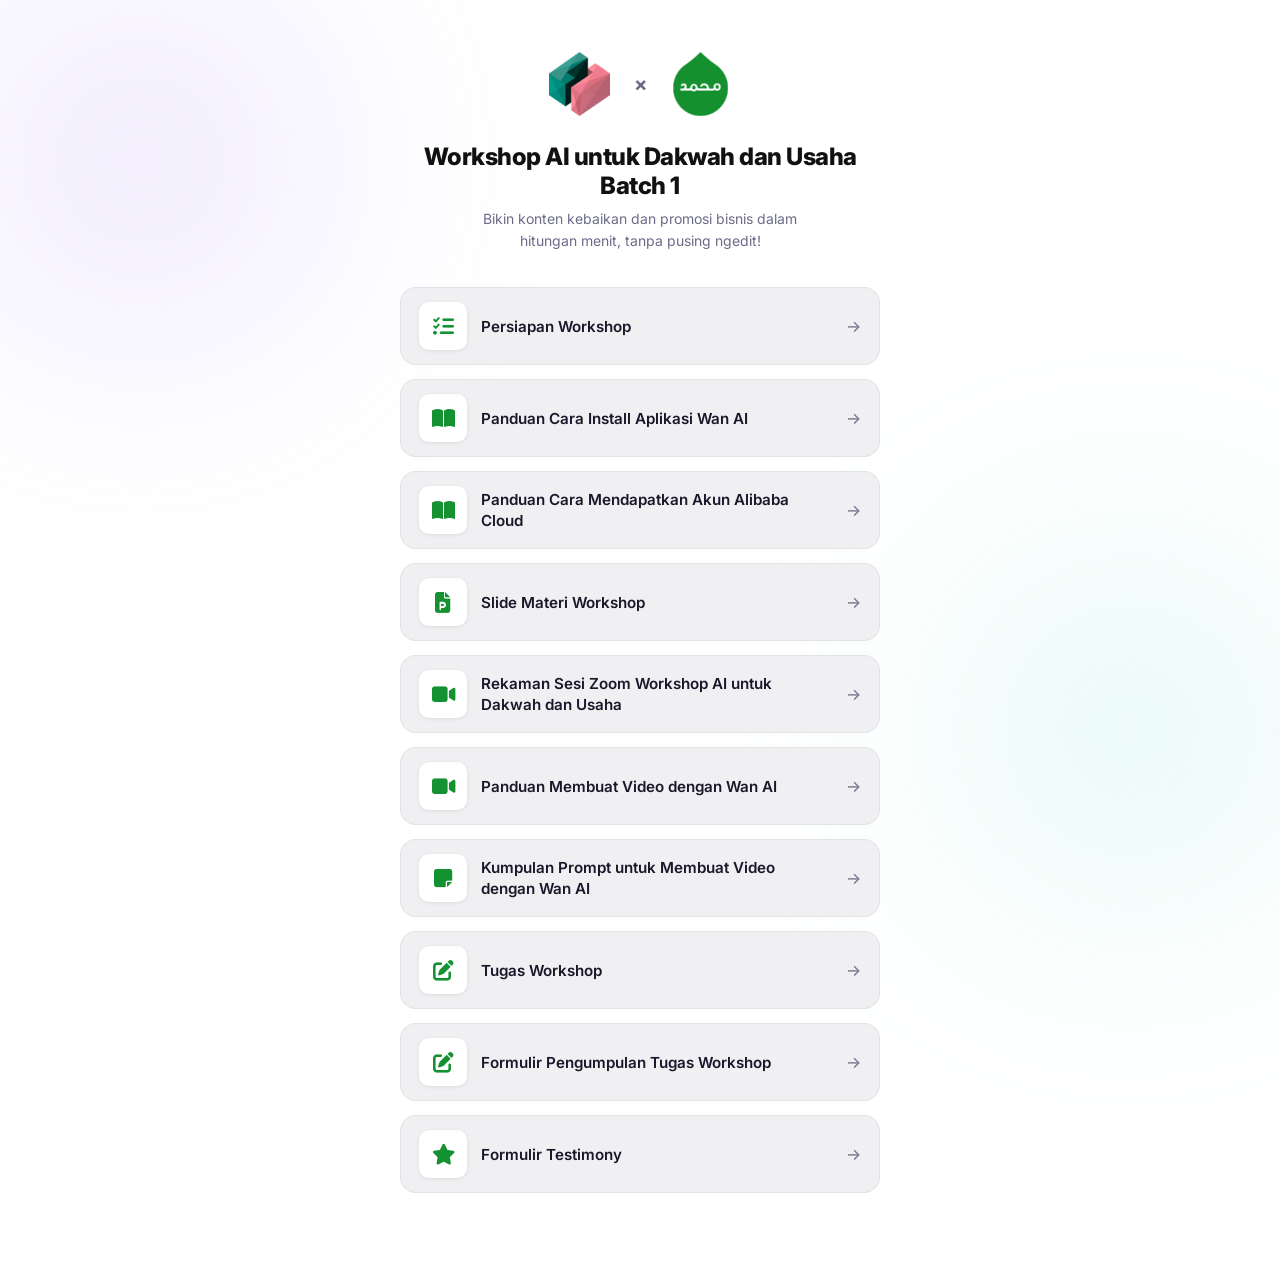
<file: batch1/index.html>
<!DOCTYPE html>
<html lang="id">

<head>
    <meta charset="UTF-8" />
    <meta name="viewport" content="width=device-width, initial-scale=1.0" />
    <title>Workshop AI untuk Dakwah dan Usaha</title>
    <meta name="description" content="Kumpulan link penting untuk Workshop AI untuk Dakwah dan Usaha" />
    <link rel="preconnect" href="https://fonts.googleapis.com" />
    <link rel="preconnect" href="https://fonts.gstatic.com" crossorigin />
    <link href="https://fonts.googleapis.com/css2?family=Inter:wght@400;500;600;700;800&display=swap"
        rel="stylesheet" />
    <link rel="stylesheet" href="https://cdnjs.cloudflare.com/ajax/libs/font-awesome/6.5.1/css/all.min.css" />

    <link rel="apple-touch-icon" sizes="180x180" href="../favicon/apple-touch-icon.png">
    <link rel="icon" type="image/png" sizes="32x32" href="../favicon/favicon-32x32.png">
    <link rel="icon" type="image/png" sizes="16x16" href="../favicon/favicon-16x16.png">
    <link rel="manifest" href="../favicon/site.webmanifest">

    <style>
        /* ─── Reset & Base ─────────────────────────────────────────── */
        *,
        *::before,
        *::after {
            box-sizing: border-box;
            margin: 0;
            padding: 0;
        }

        :root {
            --bg: #ffffff;
            --card-bg: #f0f0f3;
            --card-border: rgba(0, 0, 0, 0.06);
            --card-hover-bg: #e8e8ef;
            --accent-1: #149130;
            --accent-2: #149130;
            --text-primary: #18182a;
            --text-secondary: #6b6b88;
            --radius: 16px;
            --transition: 0.25s cubic-bezier(.4, 0, .2, 1);
        }

        body {
            font-family: 'Inter', sans-serif;
            background: var(--bg);
            color: var(--text-primary);
            min-height: 100vh;
            display: flex;
            align-items: flex-start;
            justify-content: center;
            padding: 48px 16px 80px;
            overflow-x: hidden;
        }

        /* Animated gradient blobs in the background */
        body::before,
        body::after {
            content: '';
            position: fixed;
            border-radius: 50%;
            filter: blur(120px);
            opacity: 0.45;
            pointer-events: none;
            z-index: 0;
        }

        body::before {
            width: 520px;
            height: 520px;
            background: radial-gradient(circle, #c8b5fc, transparent 70%);
            top: -100px;
            left: -120px;
        }

        body::after {
            width: 460px;
            height: 460px;
            background: radial-gradient(circle, #9ae8dd, transparent 70%);
            bottom: -60px;
            right: -80px;
        }


        /* ─── Container ─────────────────────────────────────────────── */
        .page {
            position: relative;
            z-index: 1;
            width: 100%;
            max-width: 480px;
            display: flex;
            flex-direction: column;
            align-items: center;
            gap: 0;
        }

        /* ─── Profile Section ───────────────────────────────────────── */
        .profile {
            display: flex;
            flex-direction: column;
            align-items: center;
            text-align: center;
            margin-bottom: 36px;
        }

        /* ─── Dual Logo Row ───────────────────────────────────────── */
        .logo-row {
            display: flex;
            align-items: center;
            justify-content: center;
            gap: 18px;
            margin-bottom: 22px;
        }

        .logo-img {
            width: 72px;
            height: 72px;
            border-radius: 18px;
            object-fit: contain;
            background: transparent;
            box-shadow: none;
            padding: 4px;
            transition: transform var(--transition);
        }

        .logo-img:hover {
            transform: translateY(-3px) scale(1.06);
        }

        .logo-times {
            font-size: 1.25rem;
            font-weight: 700;
            color: var(--text-secondary);
            line-height: 1;
            user-select: none;
        }

        .profile-name {
            font-size: 1.5rem;
            font-weight: 800;
            letter-spacing: -0.5px;
            color: #111111;
            -webkit-text-fill-color: #111111;
        }

        .profile-desc {
            margin-top: 8px;
            font-size: 0.875rem;
            color: var(--text-secondary);
            line-height: 1.55;
            max-width: 320px;
        }

        /* ─── Social Icons Row ──────────────────────────────────────── */
        .socials {
            display: flex;
            gap: 14px;
            margin-top: 18px;
        }

        .social-btn {
            width: 38px;
            height: 38px;
            border-radius: 50%;
            border: 1px solid var(--card-border);
            background: var(--card-bg);
            display: flex;
            align-items: center;
            justify-content: center;
            color: var(--text-secondary);
            text-decoration: none;
            transition: background var(--transition), color var(--transition), transform var(--transition);
            font-size: 1rem;
        }

        .social-btn:hover {
            background: var(--card-hover-bg);
            color: var(--accent-2);
            transform: translateY(-3px) scale(1.1);
        }

        /* ─── Links List ────────────────────────────────────────────── */
        .links {
            width: 100%;
            display: flex;
            flex-direction: column;
            gap: 14px;
        }

        .link-card {
            display: flex;
            align-items: center;
            gap: 14px;
            padding: 14px 18px;
            background: var(--card-bg);
            border: 1px solid var(--card-border);
            border-radius: var(--radius);
            text-decoration: none;
            color: var(--text-primary);
            transition: background var(--transition), border-color var(--transition),
                transform var(--transition), box-shadow var(--transition);
            cursor: pointer;
            position: relative;
            overflow: hidden;
        }

        /* shimmer line at the top on hover */
        .link-card::before {
            content: '';
            position: absolute;
            top: 0;
            left: -100%;
            width: 100%;
            height: 2px;
            background: linear-gradient(90deg, transparent, var(--accent-1), var(--accent-2), transparent);
            transition: left 0.4s ease;
        }

        .link-card:hover::before {
            left: 100%;
        }

        .link-card:hover {
            background: var(--card-hover-bg);
            border-color: rgba(123, 92, 246, 0.3);
            transform: translateY(-2px);
            box-shadow: 0 8px 28px rgba(123, 92, 246, 0.10);
        }


        .link-thumb {
            width: 52px;
            height: 52px;
            border-radius: 10px;
            object-fit: cover;
            flex-shrink: 0;
            background: linear-gradient(135deg, var(--accent-1), var(--accent-2));
        }

        .link-thumb-icon {
            width: 48px;
            height: 48px;
            border-radius: 10px;
            flex-shrink: 0;
            background: #ffffff;
            display: flex;
            align-items: center;
            justify-content: center;
            font-size: 1.3rem;
            color: var(--accent-1);
            box-shadow: 0 1px 4px rgba(0, 0, 0, 0.08);
        }

        .link-info {
            flex: 1;
        }

        .link-label {
            font-size: 0.7rem;
            font-weight: 600;
            letter-spacing: 1px;
            text-transform: uppercase;
            color: var(--accent-2);
            margin-bottom: 2px;
        }

        .link-title {
            font-size: 0.95rem;
            font-weight: 600;
            line-height: 1.4;
        }

        .link-arrow {
            color: var(--text-secondary);
            font-size: 1rem;
            flex-shrink: 0;
            transition: transform var(--transition), color var(--transition);
        }

        .link-card:hover .link-arrow {
            transform: translateX(4px);
            color: var(--accent-2);
        }

        /* ─── Divider ────────────────────────────────────────────────── */
        .divider {
            width: 100%;
            height: 1px;
            background: linear-gradient(90deg, transparent, var(--card-border), transparent);
            margin: 32px 0 20px;
        }

        /* ─── Footer ────────────────────────────────────────────────── */
        .footer {
            text-align: center;
        }

        .footer-cta {
            display: inline-flex;
            align-items: center;
            gap: 8px;
            padding: 12px 28px;
            background: linear-gradient(135deg, var(--accent-1), var(--accent-2));
            color: #fff;
            border-radius: 999px;
            font-size: 0.875rem;
            font-weight: 700;
            text-decoration: none;
            transition: opacity var(--transition), transform var(--transition), box-shadow var(--transition);
            box-shadow: 0 4px 16px rgba(123, 92, 246, 0.25);
        }

        .footer-cta:hover {
            opacity: 0.92;
            transform: translateY(-2px);
            box-shadow: 0 8px 30px rgba(123, 92, 246, 0.45);
        }

        .footer-links {
            margin-top: 20px;
            font-size: 0.75rem;
            color: var(--text-secondary);
            display: flex;
            gap: 12px;
            justify-content: center;
            flex-wrap: wrap;
        }

        .footer-links a {
            color: inherit;
            text-decoration: none;
            transition: color var(--transition);
        }

        .footer-links a:hover {
            color: var(--text-primary);
        }


        /* ─── Responsive ─────────────────────────────────────────────── */
        @media (max-width: 520px) {
            body {
                padding: 36px 12px 60px;
            }

            .profile-name {
                font-size: 1.3rem;
            }

            .link-thumb,
            .link-thumb-icon {
                width: 44px;
                height: 44px;
            }

            .link-title {
                font-size: 0.875rem;
            }
        }
    </style>
</head>

<body>
    <div class="page">

        <!-- ── Profile ───────────────────────────────────── -->
        <div class="profile">
            <!-- Dual logo: Logo 1 × Logo 2 -->
            <div class="logo-row">
                <img src="../images/codepolitan.png" alt="Logo 1" class="logo-img" id="logo1" />
                <span class="logo-times">×</span>
                <img src="../images/teladanrasul.png" alt="Logo 2" class="logo-img" id="logo2" />
            </div>

            <h1 class="profile-name">Workshop AI untuk Dakwah dan Usaha Batch 1</h1>
            <p class="profile-desc">
                Bikin konten kebaikan dan promosi bisnis dalam hitungan menit, tanpa pusing ngedit!
            </p>


        </div>

        <!-- ── Link Cards ─────────────────────────────────── -->
        <div class="links" id="linkList">

            <a href="https://codepolitan.notion.site/persiapan-workshop-ai?source=copy_link" target="_blank"
                rel="noopener" class="link-card" id="link1">
                <div class="link-thumb-icon"><i class="fa-solid fa-list-check"></i></div>
                <div class="link-info">
                    <div class="link-title">Persiapan Workshop</div>
                </div>
                <span class="link-arrow">→</span>
            </a>

            <a href="https://codepolitan.notion.site/Panduan-Cara-Install-Aplikasi-Wan-AI-313944ea682e809bb718f1b06a5306b9?source=copy_link"
                target="_blank" rel="noopener" class="link-card" id="link2">
                <div class="link-thumb-icon"><i class="fa-solid fa-book-open"></i></div>
                <div class="link-info">
                    <div class="link-title">Panduan Cara Install Aplikasi Wan AI</div>
                </div>
                <span class="link-arrow">→</span>
            </a>

            <a href="https://codepolitan.notion.site/Panduan-Cara-Mendapatkan-Alibaba-Cloud-ID-313944ea682e80e6b836e1beec2c2f3f?source=copy_link"
                target="_blank" rel="noopener" class="link-card" id="link3">
                <div class="link-thumb-icon"><i class="fa-solid fa-book-open"></i></div>
                <div class="link-info">
                    <div class="link-title">Panduan Cara Mendapatkan Akun Alibaba Cloud</div>
                </div>
                <span class="link-arrow">→</span>
            </a>

            <a href="https://www.canva.com/design/DAHCTGa4kHE/Bao16i7cEOa5dG_bdEY_Qg/edit?utm_content=DAHCTGa4kHE&utm_campaign=designshare&utm_medium=link2&utm_source=sharebutton"
                target="_blank" rel="noopener" class="link-card" id="link4">
                <div class="link-thumb-icon"><i class="fa-solid fa-file-powerpoint"></i></div>
                <div class="link-info">
                    <div class="link-title">Slide Materi Workshop</div>
                </div>
                <span class="link-arrow">→</span>
            </a>

            <a href="https://www.youtube.com/watch?v=IPlxV8MBWKI" target="_blank" rel="noopener" class="link-card"
                id="link4">
                <div class="link-thumb-icon"><i class="fa-solid fa-video"></i></div>
                <div class="link-info">
                    <div class="link-title">Rekaman Sesi Zoom Workshop AI untuk Dakwah dan Usaha</div>
                </div>
                <span class="link-arrow">→</span>
            </a>

            <a href="https://www.youtube.com/watch?v=mN4Yvw_mmOc" target="_blank" rel="noopener" class="link-card"
                id="link5">
                <div class="link-thumb-icon"><i class="fa-solid fa-video"></i></div>
                <div class="link-info">
                    <div class="link-title">Panduan Membuat Video dengan Wan AI</div>
                </div>
                <span class="link-arrow">→</span>
            </a>

            <a href="https://codepolitan.notion.site/Kumpulan-Prompt-Wan-AI-Siap-Pakai-314944ea682e80e18afef58469cc86ec"
                target="_blank" rel="noopener" class="link-card" id="link6">
                <div class="link-thumb-icon"><i class="fa-solid fa-note-sticky"></i></div>
                <div class="link-info">
                    <div class="link-title">Kumpulan Prompt untuk Membuat Video dengan Wan AI</div>
                </div>
                <span class="link-arrow">→</span>
            </a>

            <a href="https://codepolitan.notion.site/Tugas-Workshop-AI-untuk-Dakwah-dan-Usaha-314944ea682e80bea979fbc65bb27364?source=copy_link"
                target="_blank" rel="noopener" class="link-card" id="link7">
                <div class="link-thumb-icon"><i class="fa-solid fa-pen-to-square"></i></div>
                <div class="link-info">
                    <div class="link-title">Tugas Workshop</div>
                </div>
                <span class="link-arrow">→</span>
            </a>

            <a href="https://forms.gle/4HfRFb1SKwW5Kyv27" target="_blank" rel="noopener" class="link-card" id="link7">
                <div class="link-thumb-icon"><i class="fa-solid fa-pen-to-square"></i></div>
                <div class="link-info">
                    <div class="link-title">Formulir Pengumpulan Tugas Workshop</div>
                </div>
                <span class="link-arrow">→</span>
            </a>

            <a href="https://forms.gle/VcNLzgPBuZx3v94X9" target="_blank" rel="noopener" class="link-card" id="link8">
                <div class="link-thumb-icon"><i class="fa-solid fa-star"></i></div>
                <div class="link-info">
                    <div class="link-title">Formulir Testimony</div>
                </div>
                <span class="link-arrow">→</span>
            </a>

        </div>

    </div><!-- /page -->


</body>

</html>
</file>
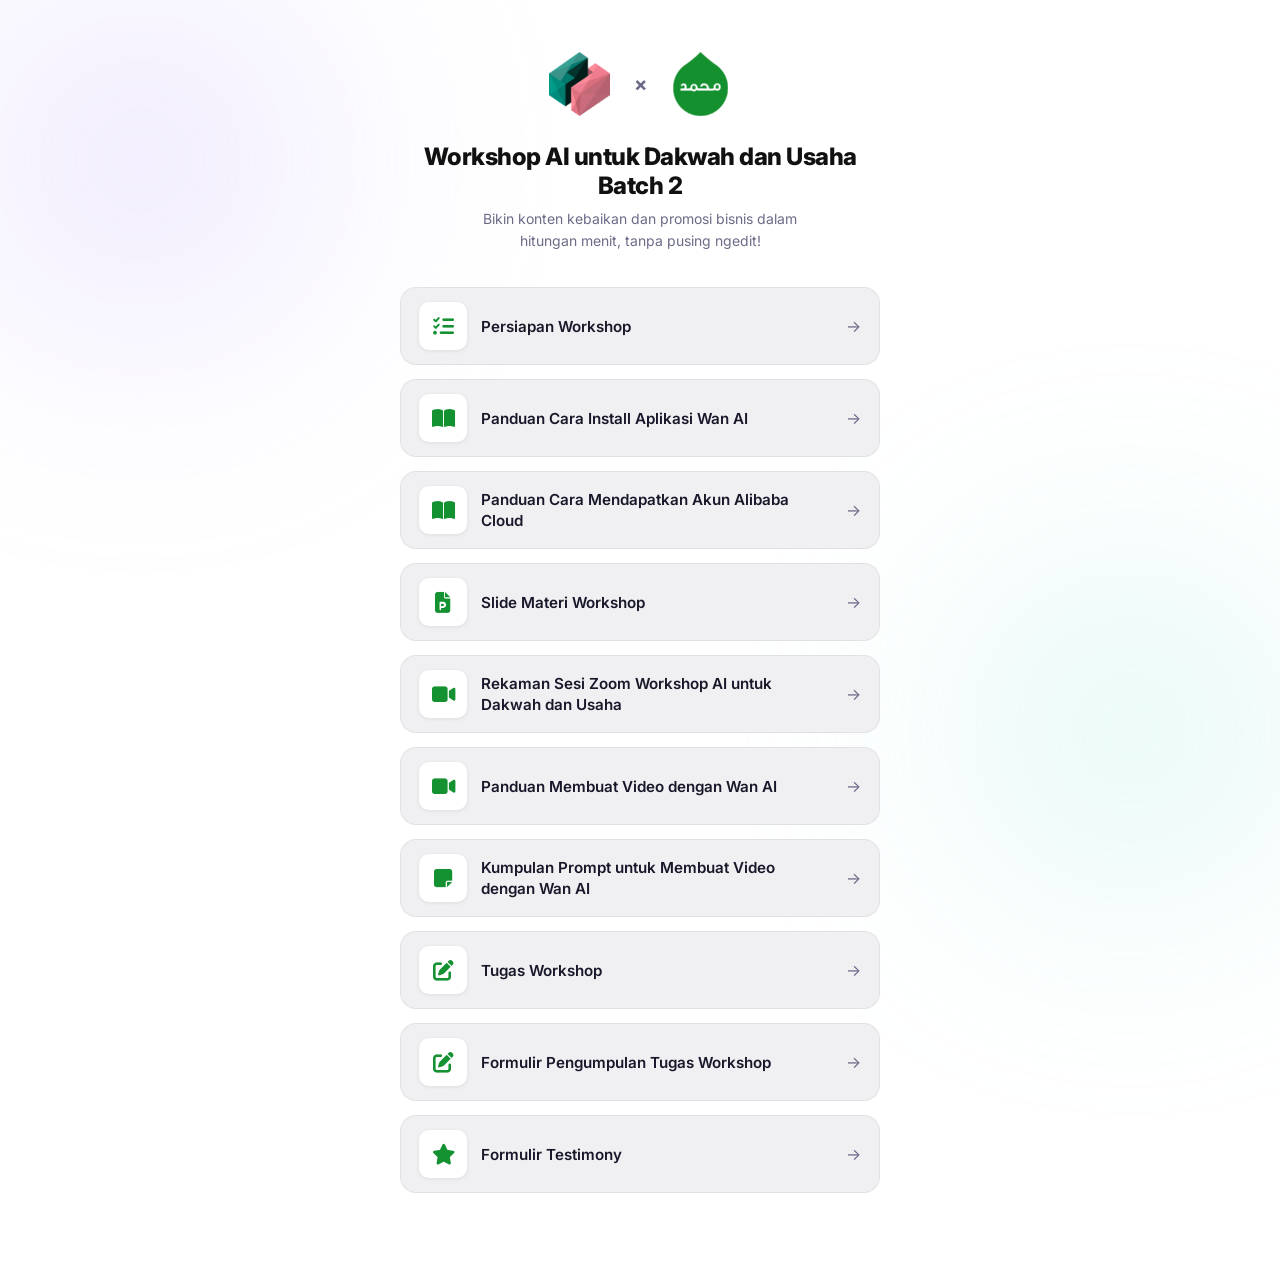
<file: batch2/index.html>
<!DOCTYPE html>
<html lang="id">

<head>
    <meta charset="UTF-8" />
    <meta name="viewport" content="width=device-width, initial-scale=1.0" />
    <title>Workshop AI untuk Dakwah dan Usaha</title>
    <meta name="description" content="Kumpulan link penting untuk Workshop AI untuk Dakwah dan Usaha" />
    <link rel="preconnect" href="https://fonts.googleapis.com" />
    <link rel="preconnect" href="https://fonts.gstatic.com" crossorigin />
    <link href="https://fonts.googleapis.com/css2?family=Inter:wght@400;500;600;700;800&display=swap"
        rel="stylesheet" />
    <link rel="stylesheet" href="https://cdnjs.cloudflare.com/ajax/libs/font-awesome/6.5.1/css/all.min.css" />

    <link rel="apple-touch-icon" sizes="180x180" href="../favicon/apple-touch-icon.png">
    <link rel="icon" type="image/png" sizes="32x32" href="../favicon/favicon-32x32.png">
    <link rel="icon" type="image/png" sizes="16x16" href="../favicon/favicon-16x16.png">
    <link rel="manifest" href="../favicon/site.webmanifest">

    <style>
        /* ─── Reset & Base ─────────────────────────────────────────── */
        *,
        *::before,
        *::after {
            box-sizing: border-box;
            margin: 0;
            padding: 0;
        }

        :root {
            --bg: #ffffff;
            --card-bg: #f0f0f3;
            --card-border: rgba(0, 0, 0, 0.06);
            --card-hover-bg: #e8e8ef;
            --accent-1: #149130;
            --accent-2: #149130;
            --text-primary: #18182a;
            --text-secondary: #6b6b88;
            --radius: 16px;
            --transition: 0.25s cubic-bezier(.4, 0, .2, 1);
        }

        body {
            font-family: 'Inter', sans-serif;
            background: var(--bg);
            color: var(--text-primary);
            min-height: 100vh;
            display: flex;
            align-items: flex-start;
            justify-content: center;
            padding: 48px 16px 80px;
            overflow-x: hidden;
        }

        /* Animated gradient blobs in the background */
        body::before,
        body::after {
            content: '';
            position: fixed;
            border-radius: 50%;
            filter: blur(120px);
            opacity: 0.45;
            pointer-events: none;
            z-index: 0;
        }

        body::before {
            width: 520px;
            height: 520px;
            background: radial-gradient(circle, #c8b5fc, transparent 70%);
            top: -100px;
            left: -120px;
        }

        body::after {
            width: 460px;
            height: 460px;
            background: radial-gradient(circle, #9ae8dd, transparent 70%);
            bottom: -60px;
            right: -80px;
        }


        /* ─── Container ─────────────────────────────────────────────── */
        .page {
            position: relative;
            z-index: 1;
            width: 100%;
            max-width: 480px;
            display: flex;
            flex-direction: column;
            align-items: center;
            gap: 0;
        }

        /* ─── Profile Section ───────────────────────────────────────── */
        .profile {
            display: flex;
            flex-direction: column;
            align-items: center;
            text-align: center;
            margin-bottom: 36px;
        }

        /* ─── Dual Logo Row ───────────────────────────────────────── */
        .logo-row {
            display: flex;
            align-items: center;
            justify-content: center;
            gap: 18px;
            margin-bottom: 22px;
        }

        .logo-img {
            width: 72px;
            height: 72px;
            border-radius: 18px;
            object-fit: contain;
            background: transparent;
            box-shadow: none;
            padding: 4px;
            transition: transform var(--transition);
        }

        .logo-img:hover {
            transform: translateY(-3px) scale(1.06);
        }

        .logo-times {
            font-size: 1.25rem;
            font-weight: 700;
            color: var(--text-secondary);
            line-height: 1;
            user-select: none;
        }

        .profile-name {
            font-size: 1.5rem;
            font-weight: 800;
            letter-spacing: -0.5px;
            color: #111111;
            -webkit-text-fill-color: #111111;
        }

        .profile-desc {
            margin-top: 8px;
            font-size: 0.875rem;
            color: var(--text-secondary);
            line-height: 1.55;
            max-width: 320px;
        }

        /* ─── Social Icons Row ──────────────────────────────────────── */
        .socials {
            display: flex;
            gap: 14px;
            margin-top: 18px;
        }

        .social-btn {
            width: 38px;
            height: 38px;
            border-radius: 50%;
            border: 1px solid var(--card-border);
            background: var(--card-bg);
            display: flex;
            align-items: center;
            justify-content: center;
            color: var(--text-secondary);
            text-decoration: none;
            transition: background var(--transition), color var(--transition), transform var(--transition);
            font-size: 1rem;
        }

        .social-btn:hover {
            background: var(--card-hover-bg);
            color: var(--accent-2);
            transform: translateY(-3px) scale(1.1);
        }

        /* ─── Links List ────────────────────────────────────────────── */
        .links {
            width: 100%;
            display: flex;
            flex-direction: column;
            gap: 14px;
        }

        .link-card {
            display: flex;
            align-items: center;
            gap: 14px;
            padding: 14px 18px;
            background: var(--card-bg);
            border: 1px solid var(--card-border);
            border-radius: var(--radius);
            text-decoration: none;
            color: var(--text-primary);
            transition: background var(--transition), border-color var(--transition),
                transform var(--transition), box-shadow var(--transition);
            cursor: pointer;
            position: relative;
            overflow: hidden;
        }

        /* shimmer line at the top on hover */
        .link-card::before {
            content: '';
            position: absolute;
            top: 0;
            left: -100%;
            width: 100%;
            height: 2px;
            background: linear-gradient(90deg, transparent, var(--accent-1), var(--accent-2), transparent);
            transition: left 0.4s ease;
        }

        .link-card:hover::before {
            left: 100%;
        }

        .link-card:hover {
            background: var(--card-hover-bg);
            border-color: rgba(123, 92, 246, 0.3);
            transform: translateY(-2px);
            box-shadow: 0 8px 28px rgba(123, 92, 246, 0.10);
        }


        .link-thumb {
            width: 52px;
            height: 52px;
            border-radius: 10px;
            object-fit: cover;
            flex-shrink: 0;
            background: linear-gradient(135deg, var(--accent-1), var(--accent-2));
        }

        .link-thumb-icon {
            width: 48px;
            height: 48px;
            border-radius: 10px;
            flex-shrink: 0;
            background: #ffffff;
            display: flex;
            align-items: center;
            justify-content: center;
            font-size: 1.3rem;
            color: var(--accent-1);
            box-shadow: 0 1px 4px rgba(0, 0, 0, 0.08);
        }

        .link-info {
            flex: 1;
        }

        .link-label {
            font-size: 0.7rem;
            font-weight: 600;
            letter-spacing: 1px;
            text-transform: uppercase;
            color: var(--accent-2);
            margin-bottom: 2px;
        }

        .link-title {
            font-size: 0.95rem;
            font-weight: 600;
            line-height: 1.4;
        }

        .link-arrow {
            color: var(--text-secondary);
            font-size: 1rem;
            flex-shrink: 0;
            transition: transform var(--transition), color var(--transition);
        }

        .link-card:hover .link-arrow {
            transform: translateX(4px);
            color: var(--accent-2);
        }

        /* ─── Divider ────────────────────────────────────────────────── */
        .divider {
            width: 100%;
            height: 1px;
            background: linear-gradient(90deg, transparent, var(--card-border), transparent);
            margin: 32px 0 20px;
        }

        /* ─── Footer ────────────────────────────────────────────────── */
        .footer {
            text-align: center;
        }

        .footer-cta {
            display: inline-flex;
            align-items: center;
            gap: 8px;
            padding: 12px 28px;
            background: linear-gradient(135deg, var(--accent-1), var(--accent-2));
            color: #fff;
            border-radius: 999px;
            font-size: 0.875rem;
            font-weight: 700;
            text-decoration: none;
            transition: opacity var(--transition), transform var(--transition), box-shadow var(--transition);
            box-shadow: 0 4px 16px rgba(123, 92, 246, 0.25);
        }

        .footer-cta:hover {
            opacity: 0.92;
            transform: translateY(-2px);
            box-shadow: 0 8px 30px rgba(123, 92, 246, 0.45);
        }

        .footer-links {
            margin-top: 20px;
            font-size: 0.75rem;
            color: var(--text-secondary);
            display: flex;
            gap: 12px;
            justify-content: center;
            flex-wrap: wrap;
        }

        .footer-links a {
            color: inherit;
            text-decoration: none;
            transition: color var(--transition);
        }

        .footer-links a:hover {
            color: var(--text-primary);
        }


        /* ─── Responsive ─────────────────────────────────────────────── */
        @media (max-width: 520px) {
            body {
                padding: 36px 12px 60px;
            }

            .profile-name {
                font-size: 1.3rem;
            }

            .link-thumb,
            .link-thumb-icon {
                width: 44px;
                height: 44px;
            }

            .link-title {
                font-size: 0.875rem;
            }
        }
    </style>
</head>

<body>
    <div class="page">

        <!-- ── Profile ───────────────────────────────────── -->
        <div class="profile">
            <!-- Dual logo: Logo 1 × Logo 2 -->
            <div class="logo-row">
                <img src="../images/codepolitan.png" alt="Logo 1" class="logo-img" id="logo1" />
                <span class="logo-times">×</span>
                <img src="../images/teladanrasul.png" alt="Logo 2" class="logo-img" id="logo2" />
            </div>

            <h1 class="profile-name">Workshop AI untuk Dakwah dan Usaha Batch 2</h1>
            <p class="profile-desc">
                Bikin konten kebaikan dan promosi bisnis dalam hitungan menit, tanpa pusing ngedit!
            </p>


        </div>

        <!-- ── Link Cards ─────────────────────────────────── -->
        <div class="links" id="linkList">

            <a href="https://codepolitan.notion.site/persiapan-workshop-ai?source=copy_link" target="_blank"
                rel="noopener" class="link-card" id="link1">
                <div class="link-thumb-icon"><i class="fa-solid fa-list-check"></i></div>
                <div class="link-info">
                    <div class="link-title">Persiapan Workshop</div>
                </div>
                <span class="link-arrow">→</span>
            </a>

            <a href="https://codepolitan.notion.site/Panduan-Cara-Install-Aplikasi-Wan-AI-313944ea682e809bb718f1b06a5306b9?source=copy_link"
                target="_blank" rel="noopener" class="link-card" id="link2">
                <div class="link-thumb-icon"><i class="fa-solid fa-book-open"></i></div>
                <div class="link-info">
                    <div class="link-title">Panduan Cara Install Aplikasi Wan AI</div>
                </div>
                <span class="link-arrow">→</span>
            </a>

            <a href="https://codepolitan.notion.site/Panduan-Cara-Mendapatkan-Alibaba-Cloud-ID-313944ea682e80e6b836e1beec2c2f3f?source=copy_link"
                target="_blank" rel="noopener" class="link-card" id="link3">
                <div class="link-thumb-icon"><i class="fa-solid fa-book-open"></i></div>
                <div class="link-info">
                    <div class="link-title">Panduan Cara Mendapatkan Akun Alibaba Cloud</div>
                </div>
                <span class="link-arrow">→</span>
            </a>

            <a href="https://www.canva.com/design/DAHCTGa4kHE/Bao16i7cEOa5dG_bdEY_Qg/edit?utm_content=DAHCTGa4kHE&utm_campaign=designshare&utm_medium=link2&utm_source=sharebutton"
                target="_blank" rel="noopener" class="link-card" id="link4">
                <div class="link-thumb-icon"><i class="fa-solid fa-file-powerpoint"></i></div>
                <div class="link-info">
                    <div class="link-title">Slide Materi Workshop</div>
                </div>
                <span class="link-arrow">→</span>
            </a>

            <a href="https://www.youtube.com/watch?v=7deXS6Rjw6w" target="_blank" rel="noopener" class="link-card"
                id="link4">
                <div class="link-thumb-icon"><i class="fa-solid fa-video"></i></div>
                <div class="link-info">
                    <div class="link-title">Rekaman Sesi Zoom Workshop AI untuk Dakwah dan Usaha</div>
                </div>
                <span class="link-arrow">→</span>
            </a>

            <a href="https://www.youtube.com/watch?v=mN4Yvw_mmOc" target="_blank" rel="noopener" class="link-card"
                id="link5">
                <div class="link-thumb-icon"><i class="fa-solid fa-video"></i></div>
                <div class="link-info">
                    <div class="link-title">Panduan Membuat Video dengan Wan AI</div>
                </div>
                <span class="link-arrow">→</span>
            </a>

            <a href="https://codepolitan.notion.site/Kumpulan-Prompt-Wan-AI-Siap-Pakai-314944ea682e80e18afef58469cc86ec"
                target="_blank" rel="noopener" class="link-card" id="link6">
                <div class="link-thumb-icon"><i class="fa-solid fa-note-sticky"></i></div>
                <div class="link-info">
                    <div class="link-title">Kumpulan Prompt untuk Membuat Video dengan Wan AI</div>
                </div>
                <span class="link-arrow">→</span>
            </a>


            <a href="https://codepolitan.notion.site/Tugas-Workshop-AI-untuk-Dakwah-dan-Usaha-314944ea682e80bea979fbc65bb27364?source=copy_link"
                target="_blank" rel="noopener" class="link-card" id="link7">
                <div class="link-thumb-icon"><i class="fa-solid fa-pen-to-square"></i></div>
                <div class="link-info">
                    <div class="link-title">Tugas Workshop</div>
                </div>
                <span class="link-arrow">→</span>
            </a>

            <a href="https://forms.gle/4HfRFb1SKwW5Kyv27" target="_blank" rel="noopener" class="link-card" id="link7">
                <div class="link-thumb-icon"><i class="fa-solid fa-pen-to-square"></i></div>
                <div class="link-info">
                    <div class="link-title">Formulir Pengumpulan Tugas Workshop</div>
                </div>
                <span class="link-arrow">→</span>
            </a>

            <a href="https://forms.gle/VcNLzgPBuZx3v94X9" target="_blank" rel="noopener" class="link-card" id="link8">
                <div class="link-thumb-icon"><i class="fa-solid fa-star"></i></div>
                <div class="link-info">
                    <div class="link-title">Formulir Testimony</div>
                </div>
                <span class="link-arrow">→</span>
            </a>

        </div>

    </div><!-- /page -->


</body>

</html>
</file>
